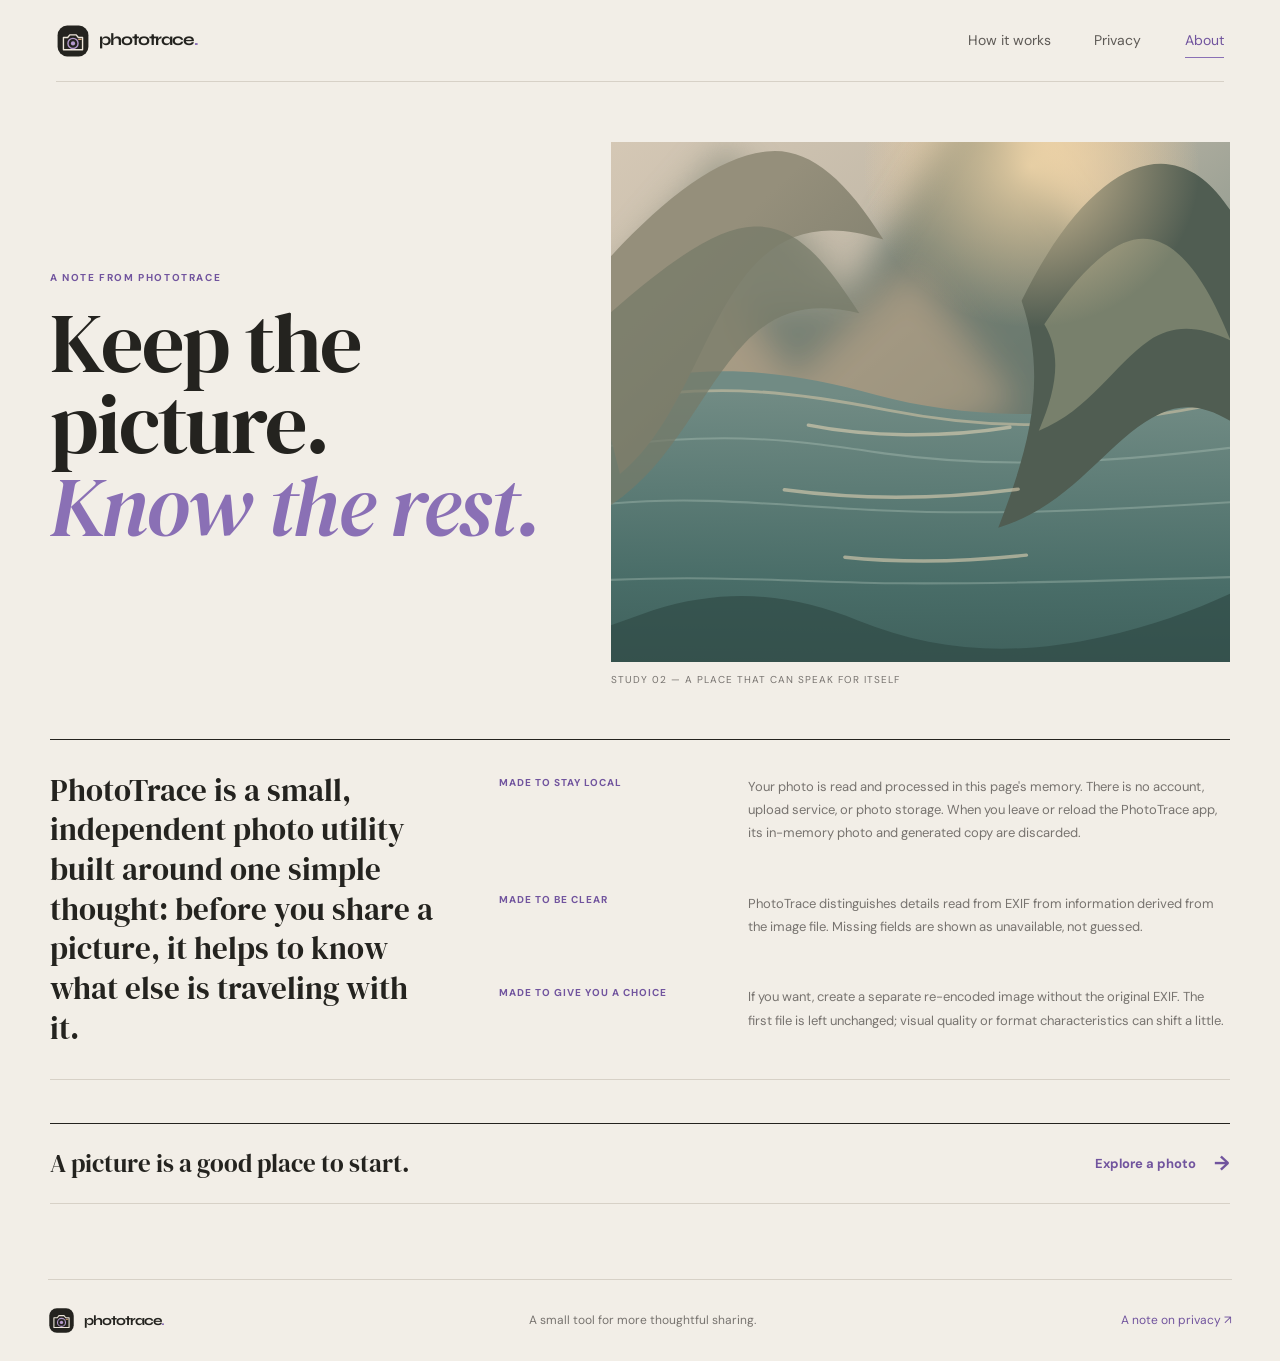
<file: about.html>
<!doctype html>
<html lang="en">
  <head>
    <meta charset="utf-8"><meta name="viewport" content="width=device-width, initial-scale=1">
    <meta name="theme-color" content="#f2eee7">
    <meta name="description" content="About PhotoTrace, a small browser-based photo metadata tool built for more thoughtful sharing.">
    <title>About — phototrace.</title>
    <link rel="icon" href="favicon.svg" type="image/svg+xml">
    <link rel="preconnect" href="https://fonts.googleapis.com"><link rel="preconnect" href="https://fonts.gstatic.com" crossorigin>
    <link href="https://fonts.googleapis.com/css2?family=DM+Sans:wght@400;500;600;700&family=DM+Serif+Display:ital@0;1&family=Syne:wght@600;700;800&display=swap" rel="stylesheet">
    <link rel="stylesheet" href="style.css">
    <script defer src="script.js"></script>
  </head>
  <body data-page="about">
    <a class="skip-link" href="#main">Skip to content</a>
    <header class="site-header">
      <a class="brand" href="index.html" aria-label="phototrace home"><img class="brand-mark" src="phototrace-mark.svg" alt="">phototrace<span>.</span></a>
      <nav class="main-nav" aria-label="Main navigation">
        <a class="nav-link" data-nav="how" href="how-it-works.html">How it works</a>
        <a class="nav-link" data-nav="privacy" href="privacy.html">Privacy</a>
        <a class="nav-link" data-nav="about" href="about.html">About</a>
      </nav>
    </header>
    <main id="main" class="journal-page story-page about-page">
      <section class="about-opening">
        <div class="about-headline">
          <p class="eyebrow">A NOTE FROM PHOTOTRACE</p>
          <h1>Keep the picture.<br><em>Know the rest.</em></h1>
        </div>
        <figure class="about-art">
          <img src="photo-study.svg" alt="An original landscape study of a quiet mountain lake in late afternoon light">
          <figcaption>STUDY 02 — A PLACE THAT CAN SPEAK FOR ITSELF</figcaption>
        </figure>
      </section>

      <section class="about-copy">
        <p class="about-lede">PhotoTrace is a small, independent photo utility built around one simple thought: before you share a picture, it helps to know what else is traveling with it.</p>
        <div class="about-detail">
          <span>MADE TO STAY LOCAL</span>
          <p>Your photo is read and processed in this page's memory. There is no account, upload service, or photo storage. When you leave or reload the PhotoTrace app, its in-memory photo and generated copy are discarded.</p>
        </div>
        <div class="about-detail">
          <span>MADE TO BE CLEAR</span>
          <p>PhotoTrace distinguishes details read from EXIF from information derived from the image file. Missing fields are shown as unavailable, not guessed.</p>
        </div>
        <div class="about-detail">
          <span>MADE TO GIVE YOU A CHOICE</span>
          <p>If you want, create a separate re-encoded image without the original EXIF. The first file is left unchanged; visual quality or format characteristics can shift a little.</p>
        </div>
      </section>

      <a class="story-cta" href="analyze.html"><span>A picture is a good place to start.</span><b>Explore a photo <span aria-hidden="true">→</span></b></a>
    </main>
    <footer class="site-footer"><a class="brand footer-brand" href="index.html"><img class="brand-mark" src="phototrace-mark.svg" alt="">phototrace<span>.</span></a><p>A small tool for more thoughtful sharing.</p><a href="privacy.html">A note on privacy ↗</a></footer>
  </body>
</html>
</file>
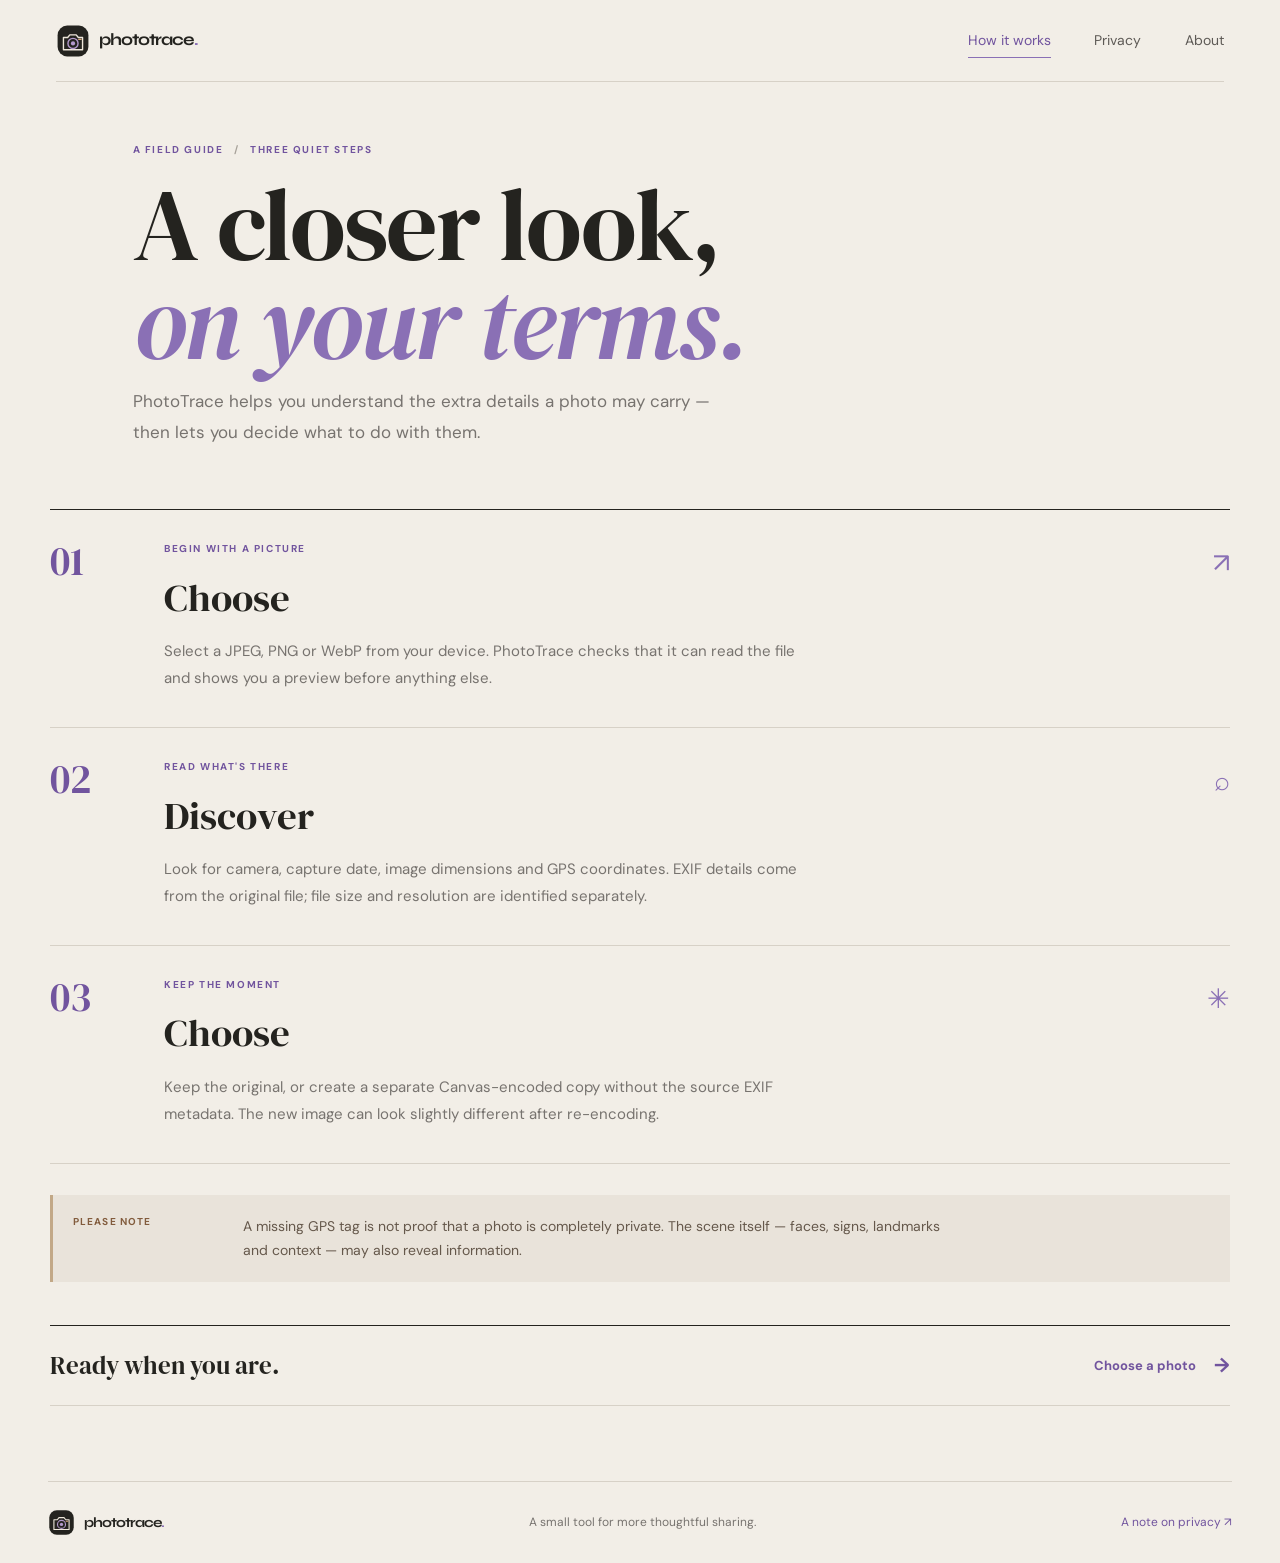
<file: how-it-works.html>
<!doctype html>
<html lang="en">
  <head>
    <meta charset="utf-8"><meta name="viewport" content="width=device-width, initial-scale=1">
    <meta name="theme-color" content="#f2eee7">
    <meta name="description" content="A simple guide to reading photo metadata and creating a cleaner copy with PhotoTrace.">
    <title>How it works — phototrace.</title>
    <link rel="icon" href="favicon.svg" type="image/svg+xml">
    <link rel="preconnect" href="https://fonts.googleapis.com"><link rel="preconnect" href="https://fonts.gstatic.com" crossorigin>
    <link href="https://fonts.googleapis.com/css2?family=DM+Sans:wght@400;500;600;700&family=DM+Serif+Display:ital@0;1&family=Syne:wght@600;700;800&display=swap" rel="stylesheet">
    <link rel="stylesheet" href="style.css">
    <script defer src="script.js"></script>
  </head>
  <body data-page="how">
    <a class="skip-link" href="#main">Skip to content</a>
    <header class="site-header">
      <a class="brand" href="index.html" aria-label="phototrace home"><img class="brand-mark" src="phototrace-mark.svg" alt="">phototrace<span>.</span></a>
      <nav class="main-nav" aria-label="Main navigation">
        <a class="nav-link" data-nav="how" href="how-it-works.html">How it works</a>
        <a class="nav-link" data-nav="privacy" href="privacy.html">Privacy</a>
        <a class="nav-link" data-nav="about" href="about.html">About</a>
      </nav>
    </header>
    <main id="main" class="journal-page story-page how-page">
      <header class="story-heading">
        <p class="eyebrow">A FIELD GUIDE <span class="step-divider">/</span> THREE QUIET STEPS</p>
        <h1>A closer look,<br><em>on your terms.</em></h1>
        <p>PhotoTrace helps you understand the extra details a photo may carry — then lets you decide what to do with them.</p>
      </header>

      <section class="story-steps" aria-label="How PhotoTrace works">
        <article class="story-step">
          <span class="story-step-number">01</span>
          <div><p class="eyebrow">BEGIN WITH A PICTURE</p><h2>Choose</h2><p>Select a JPEG, PNG or WebP from your device. PhotoTrace checks that it can read the file and shows you a preview before anything else.</p></div>
          <span class="story-step-mark" aria-hidden="true">↗</span>
        </article>
        <article class="story-step">
          <span class="story-step-number">02</span>
          <div><p class="eyebrow">READ WHAT'S THERE</p><h2>Discover</h2><p>Look for camera, capture date, image dimensions and GPS coordinates. EXIF details come from the original file; file size and resolution are identified separately.</p></div>
          <span class="story-step-mark" aria-hidden="true">⌕</span>
        </article>
        <article class="story-step">
          <span class="story-step-number">03</span>
          <div><p class="eyebrow">KEEP THE MOMENT</p><h2>Choose</h2><p>Keep the original, or create a separate Canvas-encoded copy without the source EXIF metadata. The new image can look slightly different after re-encoding.</p></div>
          <span class="story-step-mark" aria-hidden="true">✳</span>
        </article>
      </section>

      <aside class="story-note"><span>PLEASE NOTE</span><p>A missing GPS tag is not proof that a photo is completely private. The scene itself — faces, signs, landmarks and context — may also reveal information.</p></aside>
      <a class="story-cta" href="analyze.html"><span>Ready when you are.</span><b>Choose a photo <span aria-hidden="true">→</span></b></a>
    </main>
    <footer class="site-footer"><a class="brand footer-brand" href="index.html"><img class="brand-mark" src="phototrace-mark.svg" alt="">phototrace<span>.</span></a><p>A small tool for more thoughtful sharing.</p><a href="privacy.html">A note on privacy ↗</a></footer>
  </body>
</html>
</file>
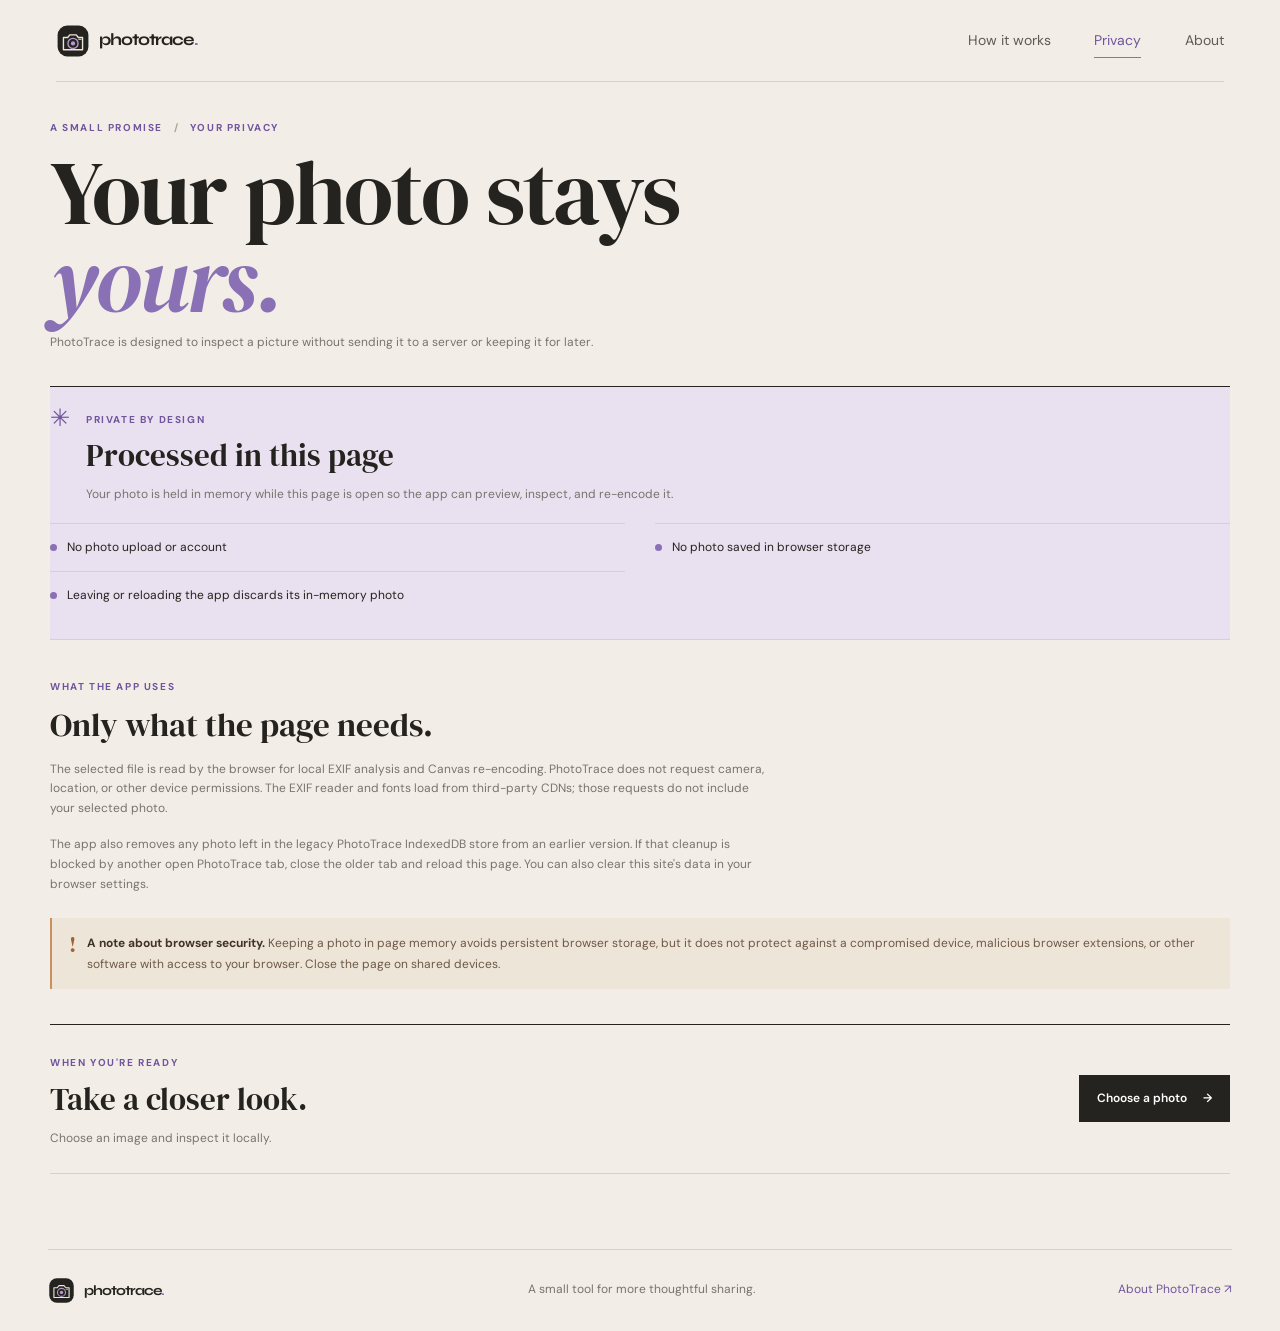
<file: privacy.html>
<!doctype html>
<html lang="en">
  <head>
    <meta charset="utf-8">
    <meta name="viewport" content="width=device-width, initial-scale=1">
    <meta name="theme-color" content="#f2eee7">
    <meta name="description" content="How PhotoTrace handles your photo and its metadata.">
    <title>Privacy — phototrace.</title>
    <link rel="icon" href="favicon.svg" type="image/svg+xml">
    <link rel="preconnect" href="https://fonts.googleapis.com">
    <link rel="preconnect" href="https://fonts.gstatic.com" crossorigin>
    <link href="https://fonts.googleapis.com/css2?family=DM+Sans:wght@400;500;600;700&family=DM+Serif+Display:ital@0;1&family=Syne:wght@600;700;800&display=swap" rel="stylesheet">
    <link rel="stylesheet" href="style.css">
  </head>
  <body data-page="privacy">
    <a class="skip-link" href="#main">Skip to content</a>
    <header class="site-header">
      <a class="brand" href="index.html" aria-label="phototrace home"><img class="brand-mark" src="phototrace-mark.svg" alt="">phototrace<span>.</span></a>
      <nav class="main-nav" aria-label="Main navigation">
        <a class="nav-link" href="how-it-works.html">How it works</a>
        <a class="nav-link" href="privacy.html" aria-current="page">Privacy</a>
        <a class="nav-link" href="about.html">About</a>
      </nav>
    </header>
    <main id="main" class="journal-page">
      <div class="page-heading editorial-heading">
        <p class="eyebrow">A SMALL PROMISE <span class="step-divider">/</span> YOUR PRIVACY</p>
        <h1>Your photo stays<br><em>yours.</em></h1>
        <p class="page-intro">PhotoTrace is designed to inspect a picture without sending it to a server or keeping it for later.</p>
      </div>
      <section class="privacy-overview">
        <div class="privacy-overview-top"><span class="privacy-large-icon" aria-hidden="true">✳</span><div><span class="eyebrow">PRIVATE BY DESIGN</span><h2>Processed in this page</h2><p>Your photo is held in memory while this page is open so the app can preview, inspect, and re-encode it.</p></div></div>
        <div class="privacy-findings">
          <div class="privacy-status clear"><span class="status-dot" aria-hidden="true"></span><span>No photo upload or account</span></div>
          <div class="privacy-status clear"><span class="status-dot" aria-hidden="true"></span><span>No photo saved in browser storage</span></div>
          <div class="privacy-status clear"><span class="status-dot" aria-hidden="true"></span><span>Leaving or reloading the app discards its in-memory photo</span></div>
        </div>
      </section>
      <section class="sensitive-section">
        <div class="detail-heading"><div><span class="eyebrow">WHAT THE APP USES</span><h2>Only what the page needs.</h2></div></div>
        <p class="section-copy">The selected file is read by the browser for local EXIF analysis and Canvas re-encoding. PhotoTrace does not request camera, location, or other device permissions. The EXIF reader and fonts load from third-party CDNs; those requests do not include your selected photo.</p>
        <p class="section-copy">The app also removes any photo left in the legacy PhotoTrace IndexedDB store from an earlier version. If that cleanup is blocked by another open PhotoTrace tab, close the older tab and reload this page. You can also clear this site's data in your browser settings.</p>
      </section>
      <aside class="privacy-caution"><span class="caution-icon" aria-hidden="true">!</span><p><b>A note about browser security.</b> Keeping a photo in page memory avoids persistent browser storage, but it does not protect against a compromised device, malicious browser extensions, or other software with access to your browser. Close the page on shared devices.</p></aside>
      <section class="privacy-actions"><div><span class="eyebrow">WHEN YOU'RE READY</span><h2>Take a closer look.</h2><p>Choose an image and inspect it locally.</p></div><a class="button button-primary" href="index.html">Choose a photo <span aria-hidden="true">→</span></a></section>
    </main>
    <footer class="site-footer"><a class="brand footer-brand" href="index.html"><img class="brand-mark" src="phototrace-mark.svg" alt="">phototrace<span>.</span></a><p>A small tool for more thoughtful sharing.</p><a href="about.html">About PhotoTrace ↗</a></footer>
  </body>
</html>
</file>
<file: style.css>
:root {
  color-scheme: light;
  --paper: #f2eee7;
  --paper-light: #faf8f3;
  --ink: #24231f;
  --muted: #77736f;
  --faint: #a7a199;
  --line: #d7d1c7;
  --lavender: #8a70b5;
  --lavender-dark: #71549e;
  --lavender-wash: #e9e1ef;
  --earth: #c2a887;
  --warning: #a96732;
  --font-body: "DM Sans", "Segoe UI", sans-serif;
  --font-display: "DM Serif Display", Georgia, serif;
  --font-brand: "Syne", "DM Sans", sans-serif;
  font-family: var(--font-body);
  font-synthesis: none;
  text-rendering: optimizeLegibility;
}

* { box-sizing: border-box; }
html { min-width: 320px; background: var(--paper); scroll-behavior: smooth; }
body { min-height: 100vh; display: flex; flex-direction: column; margin: 0; background: var(--paper); color: var(--ink); font-size: 15px; line-height: 1.65; }
button, input { font: inherit; }
button, a { -webkit-tap-highlight-color: transparent; }
a { color: inherit; text-decoration: none; }
button:focus-visible, a:focus-visible, [tabindex]:focus-visible { outline: 2px solid var(--lavender); outline-offset: 4px; }
[hidden] { display: none !important; }
h1, h2, h3, p, figure { margin-top: 0; }
h1, h2, h3 { font-family: var(--font-display); font-weight: 400; }
button { color: inherit; }

.skip-link { position: fixed; z-index: 20; top: 10px; left: 10px; padding: 9px 13px; background: var(--ink); color: white; transform: translateY(-150%); }
.skip-link:focus { transform: translateY(0); }
.site-header { width: min(1320px, calc(100% - 96px)); min-height: 76px; display: flex; align-items: center; justify-content: space-between; gap: 30px; margin: 0 auto; border-bottom: 1px solid var(--line); }
.brand { flex: 0 0 auto; display: inline-flex; align-items: center; gap: 9px; font-family: var(--font-brand); font-size: 17px; font-weight: 700; letter-spacing: -1px; }
.brand-mark { width: 34px; height: 34px; display: block; flex: 0 0 auto; }
.brand span { margin-left: -9px; color: var(--lavender); }
.main-nav { display: flex; align-items: center; gap: clamp(18px, 3.4vw, 48px); }
.nav-link { position: relative; padding: 9px 0; color: #5e5a56; font-size: 12px; transition: color .2s ease; }
.nav-link:hover, .nav-link[aria-current="page"] { color: var(--lavender-dark); }
.nav-link::after { position: absolute; right: 0; bottom: 3px; left: 0; height: 1px; background: var(--lavender); content: ""; transform: scaleX(0); transform-origin: left; transition: transform .2s ease; }
.nav-link:hover::after, .nav-link[aria-current="page"]::after { transform: scaleX(1); }
.text-button { padding: 7px 0; border: 0; border-bottom: 1px solid var(--line); background: transparent; color: var(--muted); cursor: pointer; font-size: 11px; }
.text-button:hover { border-color: var(--lavender); color: var(--lavender-dark); }
.clear-photo:disabled { opacity: .5; cursor: wait; }

.journal-hero { width: min(1320px, calc(100% - 96px)); margin: 0 auto; padding: 58px 0 0; }
.hero-copy { position: relative; z-index: 1; width: min(740px, 75%); margin-left: 7.5%; }
.issue-label { display: flex; justify-content: space-between; gap: 20px; margin-bottom: 23px; color: var(--muted); font-size: 9px; font-weight: 600; letter-spacing: 1.5px; }
.hero-copy h1 { margin: 0; font-size: clamp(72px, 9.5vw, 138px); line-height: .88; letter-spacing: -4px; }
.hero-copy h1 em, .editorial-heading h1 em { color: var(--lavender); font-weight: 400; }
.hero-subtitle { margin: 24px 0 0 2px; font-family: var(--font-display); font-size: clamp(22px, 2.4vw, 31px); }
.hero-description { max-width: 390px; margin: 13px 0 0 3px; color: var(--muted); font-size: 13px; line-height: 1.8; }
.hero-text-link { display: inline-flex; gap: 17px; align-items: center; margin: 18px 0 0 3px; color: var(--lavender-dark); font-size: 12px; font-weight: 600; }
.hero-text-link span, .chapter-link span { transition: transform .18s ease; }
.hero-text-link:hover span, .chapter-link:hover span { transform: translate(3px,-2px); }
.hero-composition { display: grid; grid-template-columns: minmax(0, 1fr) minmax(235px, .39fr); gap: clamp(38px, 8vw, 120px); align-items: start; margin: 34px 5% 0 12%; }
.hero-image-column { position: relative; min-width: 0; }
.hero-photo-stage { position: relative; height: clamp(430px, 54vw, 690px); max-height: 690px; margin: 0; background: #d8cfc0; }
.home-sample { width: 100%; height: 100%; display: block; object-fit: cover; object-position: center 43%; transition: opacity .35s ease, transform .6s cubic-bezier(.2,.7,.2,1); }
.hero-photo-stage:hover .home-sample { transform: scale(1.012); }
.photo-caption { min-height: 42px; display: flex; align-items: center; justify-content: space-between; gap: 12px; padding: 0 2px; border-bottom: 1px solid var(--line); color: var(--muted); font-size: 9px; letter-spacing: .8px; }
.photo-caption span:first-child { color: var(--lavender-dark); font-weight: 700; }
.image-side-note { position: absolute; top: 30%; left: -39px; color: var(--muted); font-size: 8px; letter-spacing: 1.3px; writing-mode: vertical-rl; transform: rotate(180deg); }
.hero-photo-stage > .selected-photo { position: absolute; z-index: 2; inset: 0 0 42px; display: block; overflow: hidden; background: var(--ink); }
.hero-photo-stage > .selected-photo > img { width: 100%; height: 100%; display: block; object-fit: contain; }
.selected-caption { position: absolute; right: 0; bottom: 0; left: 0; display: flex; align-items: center; justify-content: space-between; gap: 14px; padding: 14px 16px; background: linear-gradient(0deg,rgba(26,24,23,.9),rgba(26,24,23,.7)); color: #fff; }
.selected-info { min-width: 0; }
.selected-info b, .selected-info > span { display: block; max-width: 100%; overflow: hidden; text-overflow: ellipsis; white-space: nowrap; }
.selected-info b { font-size: 12px; }
.selected-info > span { margin-top: 2px; color: rgba(255,255,255,.7); font-size: 10px; }
.selection-actions { display: flex; flex: 0 0 auto; gap: 14px; }
.selection-actions .text-button { border-color: rgba(255,255,255,.35); color: white; }
.selection-actions .text-button:hover { border-color: white; color: white; }

.upload-note { position: relative; align-self: start; margin-top: 145px; padding: 23px 18px 20px 21px; border-top: 1px solid var(--ink); background: #e9e1ef; transition: background .2s ease; }
.upload-note::before { position: absolute; top: -1px; left: 0; width: 4px; height: 31px; background: var(--lavender); content: ""; }
.upload-index, .eyebrow { margin: 0 0 16px; color: var(--lavender-dark); font-size: 9px; font-weight: 700; letter-spacing: 1.6px; }
.upload-index span { color: var(--muted); font-weight: 500; }
.upload-note h2 { margin: 0 0 12px; font-size: clamp(28px,3vw,39px); line-height: 1.05; }
.upload-instruction { max-width: 230px; margin: 0 0 18px; color: var(--muted); font-size: 12px; line-height: 1.75; }
.choose-photo { min-height: 48px; display: flex; align-items: center; justify-content: space-between; gap: 20px; padding: 0 0 0 12px; border-top: 1px solid var(--line); border-bottom: 1px solid var(--line); cursor: pointer; font-size: 12px; font-weight: 600; transition: color .2s ease, padding .2s ease; }
.choose-photo > span:last-child { color: var(--lavender-dark); font-size: 17px; }
.choose-photo:hover, .choose-photo.is-dragging { padding-left: 17px; color: var(--lavender-dark); }
.drop-hint { margin: 8px 0 0; color: var(--faint); font-size: 10px; }
.status-message { min-height: 0; margin: 10px 0 0; color: var(--muted); font-size: 11px; line-height: 1.5; }
.status-message:empty { display: none; }
.status-message.is-error { color: #a44f43; }
.status-message.is-success { color: var(--lavender-dark); }
.button { min-height: 47px; display: inline-flex; align-items: center; justify-content: center; gap: 16px; padding: 0 17px; border: 1px solid transparent; cursor: pointer; font-size: 12px; font-weight: 600; transition: color .2s ease, background .2s ease, transform .2s ease; }
.button:hover:not(:disabled) { transform: translateY(-2px); }
.button:disabled { opacity: .4; cursor: not-allowed; }
.button-primary { background: var(--lavender-dark); color: white; }
.button-primary:hover:not(:disabled) { background: #5e418c; }
.button-secondary { border-color: var(--line); background: transparent; color: var(--ink); }
.button-secondary:hover:not(:disabled) { border-color: var(--lavender); color: var(--lavender-dark); }
.explore-button { width: 100%; justify-content: space-between; margin-top: 14px; }
.explore-button span:last-child { font-size: 17px; }
.private-note { display: flex; align-items: flex-start; gap: 8px; margin: 14px 0 0; color: var(--muted); font-size: 10px; line-height: 1.55; }
.private-note span { color: var(--lavender-dark); }
.upload-note.is-dragging { background: #ded1e9; }

.chapter-intro { width: min(1140px, calc(100% - 150px)); display: grid; grid-template-columns: 90px minmax(0,1fr) auto; align-items: start; gap: 28px; margin: 98px auto 0; padding: 30px 0 34px; border-top: 1px solid var(--ink); border-bottom: 1px solid var(--line); }
.chapter-number { margin: 3px 0 0; color: var(--lavender-dark); font-size: 12px; font-weight: 700; letter-spacing: 1px; }
.chapter-copy h2 { margin: 0 0 7px; font-size: clamp(26px,3vw,37px); line-height: 1.08; }
.chapter-copy p { max-width: 660px; margin: 0; color: var(--muted); font-size: 12px; line-height: 1.8; }
.chapter-link { display: flex; align-items: center; gap: 16px; margin-top: 6px; color: var(--lavender-dark); font-size: 11px; font-weight: 600; white-space: nowrap; }
.journal-notes { width: min(1140px, calc(100% - 150px)); display: grid; grid-template-columns: repeat(3,minmax(0,1fr)); gap: 42px; margin: 0 auto; padding: 47px 0 72px; }
.journal-notes article { position: relative; padding-left: 15px; border-left: 1px solid var(--line); }
.journal-notes article::before { position: absolute; top: 0; left: -2px; width: 3px; height: 24px; background: var(--lavender); content: ""; }
.journal-notes article > span { color: var(--faint); font-size: 8px; font-weight: 700; letter-spacing: 1.3px; }
.journal-notes h3 { margin: 10px 0 6px; font-size: 22px; }
.journal-notes p { max-width: 280px; margin: 0; color: var(--muted); font-size: 11px; line-height: 1.75; }

.site-footer { width: min(1320px, calc(100% - 96px)); min-height: 75px; display: flex; align-items: center; justify-content: space-between; gap: 20px; margin: auto auto 0; border-top: 1px solid var(--line); color: var(--muted); font-size: 10px; }
.site-footer p { margin: 0; }
.site-footer > a:last-child { color: var(--lavender-dark); }
.footer-brand { color: var(--ink) !important; font-size: 14px; }
.footer-brand .brand-mark { width: 27px; height: 27px; }

.visually-hidden { position: absolute; width: 1px; height: 1px; padding: 0; overflow: hidden; clip: rect(0,0,0,0); white-space: nowrap; clip-path: inset(50%); }
.journal-page { width: min(1180px, calc(100% - 96px)); flex: 1; margin: 0 auto; padding: 38px 0 75px; }
.editorial-heading { position: relative; margin-bottom: 32px; }
.back-link { display: inline-block; margin-bottom: 27px; color: var(--muted); font-size: 11px; }
.back-link:hover { color: var(--lavender-dark); }
.back-link span { padding-left: 5px; }
.editorial-heading .eyebrow { margin-bottom: 12px; }
.step-divider { padding: 0 7px; color: var(--faint); }
.editorial-heading h1 { max-width: 850px; margin: 0 0 8px; font-size: clamp(54px,7vw,91px); line-height: .98; letter-spacing: -2px; }
.page-intro { max-width: 670px; margin: 0; color: var(--muted); font-size: 13px; line-height: 1.8; }
.tool-subnav { display: flex; gap: 25px; margin: 0 0 27px; border-bottom: 1px solid var(--line); }
.tool-subnav a { position: relative; padding: 0 0 11px; color: var(--muted); font-size: 10px; }
.tool-subnav a:hover, .tool-subnav a.is-current { color: var(--lavender-dark); }
.tool-subnav a.is-current::after { position: absolute; right: 0; bottom: -1px; left: 0; height: 2px; background: var(--lavender); content: ""; }

.analysis-layout { display: grid; grid-template-columns: minmax(0,1.35fr) minmax(280px,.65fr); align-items: start; gap: clamp(32px,6vw,82px); }
.analysis-image-card { min-width: 0; margin: 0; }
.analysis-image-wrap { position: relative; min-height: 540px; display: grid; place-items: center; overflow: hidden; background: #e2dacf; }
.analysis-image-wrap > img { width: 100%; height: 100%; min-height: inherit; position: absolute; inset: 0; object-fit: contain; }
.analysis-empty { position: relative; z-index: 1; display: grid; justify-items: center; gap: 8px; color: var(--muted); font-size: 12px; }
.analysis-empty > span { color: var(--lavender-dark); font-size: 38px; }
.analysis-empty b { color: var(--ink); font-family: var(--font-display); font-size: 24px; font-weight: 400; }
.analysis-empty a, .map-link { color: var(--lavender-dark); font-size: 11px; }
.analysis-image-badge { position: absolute; bottom: 13px; left: 14px; z-index: 1; padding: 5px 8px; background: rgba(242,238,231,.92); color: var(--ink); font-size: 8px; font-weight: 700; letter-spacing: 1px; }
.image-note { position: absolute; z-index: 2; top: 16px; display: inline-flex; align-items: center; padding: 7px 9px; background: var(--paper-light); color: var(--ink); font-size: 9px; font-weight: 600; }
.image-note-gps { right: 16px; }
.image-note-camera { right: 16px; top: 52px; }
.analysis-image-card figcaption { display: flex; justify-content: space-between; gap: 20px; padding: 12px 0; border-bottom: 1px solid var(--line); }
.analysis-image-card figcaption b, .analysis-image-card figcaption small { display: block; }
.analysis-image-card figcaption b { max-width: min(60vw,500px); overflow: hidden; font-size: 11px; text-overflow: ellipsis; white-space: nowrap; }
.analysis-image-card figcaption small { margin-top: 2px; color: var(--muted); font-size: 9px; }
.analysis-data { min-width: 0; }
.analysis-data-heading { display: flex; align-items: center; justify-content: space-between; gap: 12px; padding: 2px 0 15px; }
.analysis-data-heading .eyebrow { margin: 0; }
.source-badge { color: var(--muted); font-size: 9px; }
.metadata-chapter { padding: 14px 0 16px; border-top: 1px solid var(--line); }
.metadata-chapter h2 { margin: 0 0 8px; color: var(--lavender-dark); font-family: var(--font-body); font-size: 9px; font-weight: 700; letter-spacing: 1.2px; text-transform: uppercase; }
.metadata-chapter dl { margin: 0; }
.metadata-chapter dl > div { display: grid; grid-template-columns: minmax(78px,.8fr) minmax(0,1.2fr); gap: 8px; padding: 4px 0; }
.metadata-chapter dt { color: var(--muted); font-size: 10px; }
.metadata-chapter dd { min-width: 0; margin: 0; overflow-wrap: anywhere; font-size: 10px; font-weight: 600; text-align: right; }
.metadata-chapter .map-link { display: inline-block; margin-top: 6px; }
.loading-indicator { display: flex; align-items: center; gap: 9px; margin: 10px 0; color: var(--muted); font-size: 10px; }
.loading-spinner { width: 14px; height: 14px; border: 1.5px solid var(--line); border-top-color: var(--lavender); border-radius: 50%; animation: spin .75s linear infinite; }
@keyframes spin { to { transform: rotate(360deg); } }
.notice { margin: 12px 0 0; color: var(--muted); font-size: 10px; line-height: 1.7; }
.notice.is-error { color: #a44f43; }
.observation-strip { display: grid; grid-template-columns: 145px minmax(0,1fr) auto; align-items: center; gap: 20px; margin-top: 33px; padding: 17px 18px; border-left: 3px solid var(--lavender); background: #e9e3da; }
.observation-strip > span { color: var(--lavender-dark); font-size: 8px; font-weight: 700; letter-spacing: 1.2px; }
.observation-strip p { margin: 0; font-family: var(--font-display); font-size: 18px; line-height: 1.35; }
.observation-strip a { color: var(--lavender-dark); font-size: 10px; white-space: nowrap; }
.all-metadata { margin-top: 24px; border-bottom: 1px solid var(--line); }
.all-metadata summary { padding: 12px 0; color: var(--lavender-dark); cursor: pointer; font-size: 10px; }
.metadata-grid { display: grid; grid-template-columns: repeat(2,minmax(0,1fr)); column-gap: 48px; margin: 0 0 15px; }
.metadata-row { min-width: 0; display: flex; justify-content: space-between; gap: 12px; padding: 10px 0; border-top: 1px solid var(--line); }
.metadata-row dt, .metadata-row dd { font-size: 10px; }
.metadata-row dt { color: var(--muted); }
.metadata-row dd { min-width: 0; margin: 0; overflow-wrap: anywhere; font-weight: 600; text-align: right; }
.metadata-row dd .derived-tag { display: block; color: var(--faint); font-size: 8px; font-weight: 400; }
.empty-state { grid-column: 1/-1; padding: 15px 0; color: var(--muted); font-size: 10px; }
.clean-invitation { display: flex; align-items: center; justify-content: space-between; gap: 28px; margin-top: 49px; padding: 28px 0; border-top: 1px solid var(--ink); border-bottom: 1px solid var(--line); }
.clean-invitation .eyebrow { margin-bottom: 8px; }
.clean-invitation h2 { margin: 0 0 4px; font-size: 35px; }
.clean-invitation p:last-child { max-width: 500px; margin: 0; color: var(--muted); font-size: 11px; }

.upload-layout { display: grid; grid-template-columns: minmax(0,1.25fr) minmax(230px,.65fr); align-items: stretch; gap: clamp(35px,8vw,110px); }
.upload-panel { min-width: 0; }
.dropzone { min-height: 300px; display: flex; flex-direction: column; align-items: flex-start; justify-content: center; padding: 35px; border-top: 1px solid var(--ink); border-bottom: 1px solid var(--line); background: rgba(255,255,255,.25); cursor: pointer; transition: background .2s ease, padding .2s ease; }
.dropzone:hover, .dropzone.is-dragging { padding-left: 44px; background: var(--lavender-wash); }
.drop-title { font-family: var(--font-display); font-size: clamp(26px,4vw,43px); }
.drop-copy { margin-top: 7px; color: var(--muted); font-size: 12px; }
.drop-copy b { color: var(--lavender-dark); font-weight: 600; }
.drop-hint { margin-top: 23px; color: var(--faint); font-size: 9px; letter-spacing: 1.2px; }
.upload-selected { display: flex; align-items: center; gap: 13px; margin-top: 14px; padding: 10px; background: #e8e2d9; }
.upload-selected > img { width: 68px; height: 68px; flex: 0 0 auto; object-fit: cover; background: #d8d1c7; }
.upload-selected .selected-info { min-width: 0; flex: 1; }
.upload-selected .selected-info b, .upload-selected .selected-info > span:not(.selection-actions) { display: block; overflow: hidden; text-overflow: ellipsis; white-space: nowrap; }
.upload-selected .selected-info b { font-size: 11px; }
.upload-selected .selected-info > span:not(.selection-actions) { color: var(--muted); font-size: 9px; }
.upload-selected .selection-actions { margin-top: 5px; }
.upload-selected .selection-actions .text-button { margin-right: 13px; font-size: 9px; }
.continue-button { width: 100%; justify-content: space-between; margin-top: 14px; }
.upload-aside { align-self: center; padding: 25px 0 25px 20px; border-left: 1px solid var(--line); }
.upload-aside .upload-index { margin-bottom: 13px; }
.upload-aside h2 { margin: 0 0 10px; font-size: 39px; line-height: 1; }
.upload-aside > p:not(.upload-index) { color: var(--muted); font-size: 12px; line-height: 1.8; }
.upload-aside .format-note { margin: 21px 0 0; padding-top: 14px; border-top: 1px solid var(--line); font-size: 10px; }
.upload-footnote { display: flex; justify-content: space-between; gap: 20px; margin: 44px 0 0; padding-top: 14px; border-top: 1px solid var(--line); color: var(--muted); font-size: 9px; }
.upload-footnote span:first-child { color: var(--lavender-dark); font-weight: 700; letter-spacing: 1px; }

.page-file-bar { display: flex; align-items: center; gap: 12px; margin: 0 0 22px; padding: 9px 0; border-top: 1px solid var(--line); border-bottom: 1px solid var(--line); }
.page-file-bar > img { width: 50px; height: 50px; object-fit: cover; background: #ded8ce; }
.page-file-bar > span:nth-child(2) { min-width: 0; flex: 1; }
.page-file-bar small, .page-file-bar b { display: block; }
.page-file-bar small { color: var(--lavender-dark); font-size: 8px; font-weight: 700; letter-spacing: 1px; }
.page-file-bar b { overflow: hidden; font-size: 11px; text-overflow: ellipsis; white-space: nowrap; }
.page-file-size { color: var(--muted); font-size: 9px; }

.privacy-overview { padding: 19px 0 20px; border-top: 1px solid var(--ink); border-bottom: 1px solid var(--line); }
.privacy-overview-top { display: flex; align-items: flex-start; gap: 16px; margin-bottom: 19px; }
.privacy-large-icon { color: var(--lavender-dark); font-size: 24px; line-height: 1; }
.privacy-overview-top .eyebrow { margin-bottom: 5px; }
.privacy-overview-top h2 { margin: 0 0 3px; font-size: 31px; }
.privacy-overview-top p:last-child { margin: 0; color: var(--muted); font-size: 11px; }
.privacy-findings { display: grid; grid-template-columns: repeat(2,minmax(0,1fr)); gap: 0 30px; }
.privacy-status { min-height: 48px; display: flex; align-items: center; gap: 10px; border-top: 1px solid var(--line); font-size: 10px; }
.status-dot { width: 7px; height: 7px; flex: 0 0 auto; border-radius: 50%; background: #aaa39a; }
.privacy-status.found .status-dot { background: #b87940; }
.privacy-status.clear .status-dot { background: var(--lavender); }
.privacy-status.unknown .status-dot { background: #89847f; }
.sensitive-section { margin-top: 33px; }
.sensitive-section .detail-heading { display: flex; justify-content: space-between; gap: 20px; }
.detail-heading .eyebrow { margin-bottom: 5px; }
.detail-heading h2 { margin: 0; font-size: 33px; }
.section-copy { max-width: 720px; margin: 7px 0 16px; color: var(--muted); font-size: 11px; }
.sensitive-tags { display: flex; flex-wrap: wrap; gap: 7px 14px; }
.sensitive-tag { padding: 5px 0; border-bottom: 1px solid var(--line); color: #6d553c; font-size: 10px; }
.sensitive-empty { color: var(--muted); font-size: 10px; }
.privacy-caution { display: flex; align-items: flex-start; gap: 11px; margin-top: 24px; padding: 15px 17px; border-left: 2px solid #c69360; background: #eee5d9; }
.caution-icon { color: #9e6233; font-family: var(--font-display); font-size: 22px; line-height: 1; }
.privacy-caution p { margin: 0; color: #6d5845; font-size: 10px; line-height: 1.7; }
.privacy-caution b { color: #423328; }
.privacy-actions { display: flex; align-items: center; justify-content: space-between; gap: 25px; margin-top: 35px; padding: 24px 0; border-top: 1px solid var(--ink); border-bottom: 1px solid var(--line); }
.privacy-actions .eyebrow { margin-bottom: 6px; }
.privacy-actions h2 { margin: 0 0 4px; font-size: 31px; }
.privacy-actions p:last-child { margin: 0; color: var(--muted); font-size: 11px; }
.privacy-actions .button { flex: 0 0 auto; }

.clean-action { display: flex; align-items: center; justify-content: space-between; gap: 35px; padding: 23px 0 29px; border-top: 1px solid var(--ink); border-bottom: 1px solid var(--line); }
.clean-action .eyebrow { margin-bottom: 12px; }
.clean-action h2 { margin: 0 0 9px; font-size: clamp(34px,4.7vw,58px); line-height: 1; }
.clean-action > div > p:last-child { max-width: 550px; margin: 0; color: var(--muted); font-size: 11px; line-height: 1.75; }
.clean-action .button { flex: 0 0 auto; }
.clean-result { min-height: 0; margin: 11px 0 0; color: var(--lavender-dark); font-size: 10px; }
.clean-result:empty { display: none; }
.clean-result.is-error { color: #a44f43; }
.comparison-large { display: grid; grid-template-columns: minmax(0,1fr) 65px minmax(0,1fr); align-items: center; gap: 20px; margin-top: 32px; }
.comparison-heading { grid-column: 1/-1; display: grid; grid-template-columns: minmax(0,1fr) 65px minmax(0,1fr); gap: 20px; color: var(--lavender-dark); font-size: 8px; font-weight: 700; letter-spacing: 1.4px; }
.comparison-heading span:first-child { grid-column: 1; }
.comparison-heading span:last-child { grid-column: 3; }
.comparison-frame { min-width: 0; margin: 0; }
.comparison-image-wrap { position: relative; height: clamp(250px,34vw,420px); display: grid; place-items: center; overflow: hidden; background: #e4ded5; }
.comparison-image-wrap img { width: 100%; height: 100%; object-fit: contain; }
.clean-image-wrap { background: #e6e1ea; }
.image-label { position: absolute; top: 10px; left: 11px; padding: 5px 7px; background: rgba(250,248,243,.92); color: var(--ink); font-size: 7px; font-weight: 700; letter-spacing: 1px; }
.comparison-empty { position: absolute; inset: 0; display: grid; place-items: center; padding: 20px; color: var(--muted); font-size: 10px; text-align: center; }
.comparison-image-wrap img:not([hidden]) ~ .comparison-empty { display: none; }
.comparison-frame figcaption { display: flex; justify-content: space-between; gap: 10px; padding: 9px 0; border-bottom: 1px solid var(--line); }
.comparison-frame figcaption b { font-size: 10px; }
.comparison-frame figcaption span { color: var(--muted); font-size: 9px; text-align: right; }
.comparison-middle { display: grid; justify-items: center; gap: 4px; color: var(--faint); font-size: 7px; letter-spacing: .8px; }
.comparison-arrow-large { color: var(--lavender-dark); font-size: 20px; }
.download-row { grid-column: 1/-1; display: flex; align-items: center; justify-content: space-between; gap: 20px; padding-top: 8px; }
.download-row p { margin: 0; color: var(--muted); font-size: 10px; }
.clean-assurance { margin: 25px 0 0; color: var(--muted); font-size: 10px; }
.clean-assurance span { padding-right: 6px; color: var(--lavender-dark); }

.toast { position: fixed; z-index: 30; right: 22px; bottom: 22px; max-width: min(390px,calc(100vw - 32px)); padding: 12px 16px; border: 1px solid var(--line); background: var(--paper-light); color: var(--ink); font-size: 11px; opacity: 0; transform: translateY(8px); transition: opacity .2s ease, transform .2s ease; }
.toast.is-visible { opacity: 1; transform: translateY(0); }
.toast-error { border-color: #c99d8e; color: #873e34; }

@media (min-width: 1500px) {
  .hero-copy h1 { font-size: 145px; }
}
@media (max-width: 1000px) {
  .site-header, .journal-hero, .site-footer { width: calc(100% - 56px); }
  .hero-copy { width: 80%; margin-left: 3%; }
  .hero-composition { grid-template-columns: minmax(0,1fr) minmax(205px,.45fr); gap: 42px; margin-right: 2%; margin-left: 8%; }
  .hero-photo-stage { height: clamp(430px,61vw,620px); }
  .upload-note { margin-top: 100px; }
  .journal-page { width: calc(100% - 56px); }
  .analysis-layout { grid-template-columns: minmax(0,1.15fr) minmax(270px,.85fr); gap: 36px; }
  .analysis-image-wrap { min-height: 470px; }
}
@media (max-width: 720px) {
  .site-header, .journal-hero, .site-footer { width: calc(100% - 36px); }
  .site-header { min-height: 65px; gap: 14px; }
  .brand { font-size: 17px; }
  .main-nav { gap: clamp(10px,4vw,25px); }
  .nav-link { font-size: 10px; }
  .journal-hero { padding-top: 39px; }
  .hero-copy { width: 100%; margin-left: 0; }
  .issue-label { margin-bottom: 20px; font-size: 8px; }
  .hero-copy h1 { font-size: clamp(68px,13vw,100px); letter-spacing: -2.5px; }
  .hero-subtitle { margin-top: 18px; font-size: 23px; }
  .hero-description { max-width: 440px; font-size: 12px; }
  .hero-text-link { margin-top: 12px; }
  .hero-composition { grid-template-columns: minmax(0,1fr) minmax(190px,.72fr); gap: 25px; margin: 27px 0 0 4%; }
  .hero-photo-stage { height: clamp(390px,78vw,560px); }
  .upload-note { margin-top: 74px; padding-left: 14px; }
  .upload-note h2 { font-size: 29px; }
  .chapter-intro, .journal-notes { width: calc(100% - 58px); }
  .chapter-intro { grid-template-columns: 54px minmax(0,1fr); gap: 13px; margin-top: 68px; }
  .chapter-link { grid-column: 2; margin-top: 2px; }
  .journal-notes { gap: 20px; padding: 36px 0 54px; }
  .journal-notes article { padding-left: 10px; }
  .journal-notes h3 { font-size: 19px; }
  .journal-notes p { font-size: 10px; }
  .journal-page { width: calc(100% - 42px); padding-top: 27px; }
  .editorial-heading h1 { font-size: clamp(54px,10vw,76px); }
  .analysis-layout { grid-template-columns: minmax(0,1fr) minmax(240px,.72fr); gap: 25px; }
  .analysis-image-wrap { min-height: 390px; }
  .observation-strip { grid-template-columns: 105px minmax(0,1fr); gap: 12px; }
  .observation-strip a { grid-column: 2; }
  .comparison-large, .comparison-heading { grid-template-columns: minmax(0,1fr) 45px minmax(0,1fr); gap: 12px; }
}
@media (max-width: 540px) {
  body { font-size: 14px; }
  .site-header, .journal-hero, .site-footer { width: calc(100% - 30px); }
  .site-header { min-height: 60px; gap: 8px; }
  .brand { font-size: 16px; }
  .main-nav { gap: 12px; }
  .nav-link { padding: 7px 0; font-size: 9px; }
  .journal-hero { padding-top: 32px; }
  .issue-label { gap: 8px; font-size: 7px; letter-spacing: 1px; }
  .hero-copy h1 { font-size: clamp(59px,15vw,80px); line-height: .9; }
  .hero-subtitle { margin-top: 15px; font-size: 21px; }
  .hero-description { max-width: 330px; font-size: 11px; }
  .hero-composition { grid-template-columns: minmax(0,1fr); gap: 0; margin: 25px 0 0; }
  .hero-photo-stage { height: min(112vw,510px); }
  .photo-caption { min-height: 37px; gap: 5px; font-size: 7px; letter-spacing: .3px; }
  .image-side-note { display: none; }
  .upload-note { margin: 29px 0 0 12%; padding: 18px 13px 15px 15px; }
  .upload-index, .eyebrow { margin-bottom: 10px; font-size: 8px; }
  .upload-note h2 { font-size: 31px; }
  .upload-instruction { max-width: 300px; margin-bottom: 12px; font-size: 11px; }
  .choose-photo { min-height: 45px; }
  .drop-hint { margin-top: 5px; }
  .private-note { margin-top: 10px; }
  .chapter-intro, .journal-notes { width: calc(100% - 38px); }
  .chapter-intro { grid-template-columns: 42px minmax(0,1fr); gap: 10px; margin-top: 52px; padding: 22px 0; }
  .chapter-number { font-size: 10px; }
  .chapter-copy h2 { font-size: 27px; }
  .chapter-copy p { font-size: 10px; }
  .journal-notes { grid-template-columns: 1fr; gap: 22px; padding: 29px 0 43px; }
  .journal-notes article { min-height: 90px; }
  .journal-notes h3 { margin: 6px 0 3px; font-size: 20px; }
  .journal-notes p { max-width: 350px; }
  .site-footer { min-height: 66px; flex-wrap: wrap; justify-content: space-between; gap: 3px 12px; padding: 11px 0; font-size: 9px; }
  .footer-brand { font-size: 13px; }
  .site-footer p { order: 3; flex-basis: 100%; }
  .journal-page { width: calc(100% - 34px); padding-top: 21px; padding-bottom: 48px; }
  .back-link { margin-bottom: 18px; font-size: 10px; }
  .editorial-heading { margin-bottom: 25px; }
  .editorial-heading h1 { font-size: clamp(48px,12vw,64px); letter-spacing: -1px; }
  .page-intro { font-size: 11px; }
  .tool-subnav { gap: 17px; margin-bottom: 20px; }
  .tool-subnav a { font-size: 9px; }
  .analysis-layout { grid-template-columns: minmax(0,1fr); gap: 18px; }
  .analysis-image-wrap { min-height: 360px; }
  .analysis-data-heading { padding-top: 8px; }
  .metadata-chapter { padding: 12px 0; }
  .metadata-chapter dl > div { grid-template-columns: minmax(100px,.8fr) minmax(0,1.2fr); }
  .observation-strip { grid-template-columns: 1fr; gap: 6px; padding: 13px 14px; }
  .observation-strip p { font-size: 17px; }
  .observation-strip a { grid-column: 1; }
  .metadata-grid { grid-template-columns: 1fr; }
  .clean-invitation, .privacy-actions, .clean-action { align-items: flex-start; flex-direction: column; gap: 17px; }
  .clean-invitation { margin-top: 34px; padding: 23px 0; }
  .clean-invitation h2, .privacy-actions h2 { font-size: 28px; }
  .upload-layout { grid-template-columns: minmax(0,1fr); gap: 25px; }
  .dropzone { min-height: 235px; padding: 22px; }
  .drop-title { font-size: 29px; }
  .upload-aside { padding: 16px 0 0; border-top: 1px solid var(--line); border-left: 0; }
  .upload-aside h2 { font-size: 32px; }
  .upload-footnote { flex-direction: column; gap: 4px; margin-top: 27px; }
  .privacy-overview-top h2 { font-size: 25px; }
  .privacy-findings { grid-template-columns: 1fr; }
  .privacy-status { min-height: 42px; }
  .detail-heading h2 { font-size: 27px; }
  .privacy-actions { padding: 21px 0; }
  .clean-action { padding: 19px 0 22px; }
  .clean-action h2 { font-size: 39px; }
  .comparison-large { grid-template-columns: minmax(0,1fr) 28px minmax(0,1fr); gap: 6px; margin-top: 26px; }
  .comparison-heading { grid-template-columns: minmax(0,1fr) 28px minmax(0,1fr); gap: 6px; }
  .comparison-image-wrap { height: clamp(205px,65vw,310px); }
  .comparison-frame figcaption { flex-direction: column; gap: 2px; }
  .comparison-frame figcaption span { text-align: left; }
  .comparison-arrow-large { font-size: 15px; }
  .comparison-middle { font-size: 6px; }
  .download-row { align-items: flex-start; flex-direction: column; gap: 12px; }
}
@media (prefers-reduced-motion: reduce) {
  *, *::before, *::after { scroll-behavior: auto !important; animation-duration: .01ms !important; animation-iteration-count: 1 !important; transition-duration: .01ms !important; }
}

.story-heading { max-width: 900px; margin: 22px 0 62px 7%; }
.story-heading h1, .about-headline h1 { margin: 0 0 15px; font-size: clamp(62px,8vw,104px); line-height: .96; letter-spacing: -2px; }
.story-heading h1 em, .about-headline h1 em { color: var(--lavender); font-weight: 400; }
.story-heading > p:last-child { max-width: 590px; margin: 0; color: var(--muted); font-size: 17px; line-height: 1.8; }
.story-steps { border-top: 1px solid var(--ink); }
.story-step { display: grid; grid-template-columns: 90px minmax(0,1fr) 55px; gap: 24px; align-items: start; padding: 31px 0 35px; border-bottom: 1px solid var(--line); }
.story-step-number { color: var(--lavender-dark); font-family: var(--font-display); font-size: 40px; line-height: 1; }
.story-step .eyebrow { margin-bottom: 8px; }
.story-step h2 { margin: 0 0 8px; font-size: 39px; }
.story-step > div > p:last-child { max-width: 650px; margin: 0; color: var(--muted); font-size: 15px; line-height: 1.8; }
.story-step-mark { justify-self: end; color: var(--lavender); font-size: 27px; }
.story-note { display: grid; grid-template-columns: 150px minmax(0,1fr); gap: 20px; margin-top: 31px; padding: 19px 20px; border-left: 3px solid var(--earth); background: #e9e3da; }
.story-note span { color: #825c3d; font-size: 11px; font-weight: 700; letter-spacing: 1.1px; }
.story-note p { max-width: 720px; margin: 0; color: #65584b; font-size: 14px; line-height: 1.75; }
.story-cta { display: flex; align-items: center; justify-content: space-between; gap: 20px; margin-top: 43px; padding: 19px 0; border-top: 1px solid var(--ink); border-bottom: 1px solid var(--line); }
.story-cta > span { font-family: var(--font-display); font-size: 25px; }
.story-cta b { display: flex; align-items: center; gap: 18px; color: var(--lavender-dark); font-size: 13px; }
.story-cta b span { font-size: 20px; transition: transform .2s ease; }
.story-cta:hover b span { transform: translateX(4px); }

.about-opening { display: grid; grid-template-columns: minmax(0,.9fr) minmax(0,1.1fr); align-items: center; gap: 55px; margin: 22px 0 50px; }
.about-headline h1 { font-size: clamp(55px,6.6vw,86px); }
.about-art { margin: 0; }
.about-art img { width: 100%; max-height: 520px; display: block; object-fit: cover; }
.about-art figcaption { padding-top: 10px; color: var(--muted); font-size: 10px; letter-spacing: 1px; }
.about-copy { display: grid; grid-template-columns: minmax(180px,.7fr) minmax(0,1.3fr); gap: 27px 55px; padding: 31px 0; border-top: 1px solid var(--ink); border-bottom: 1px solid var(--line); }
.about-lede { grid-row: span 3; margin: 0; font-family: var(--font-display); font-size: 31px; line-height: 1.28; }
.about-detail { display: grid; grid-template-columns: minmax(150px,.48fr) minmax(0,1fr); gap: 18px; padding-top: 4px; }
.about-detail > span { color: var(--lavender-dark); font-size: 10px; font-weight: 700; letter-spacing: 1px; }
.about-detail p { margin: 0; color: var(--muted); font-size: 13px; line-height: 1.8; }

/* Keep editorial labels legible without competing with the page headings. */
.nav-link, .text-button { font-size: 13px; }
.issue-label { font-size: 11px; }
.hero-description, .upload-instruction, .chapter-copy p, .journal-notes p { font-size: 14px; }
.hero-text-link, .chapter-link { font-size: 13px; }
.photo-caption { font-size: 11px; }
.image-side-note, .journal-notes article > span, .upload-index, .eyebrow,
.analysis-image-badge, .image-note, .analysis-data-heading .source-badge,
.metadata-chapter h2, .privacy-overview .eyebrow, .detail-heading .eyebrow,
.story-note span, .about-art figcaption { font-size: 10px; }
.upload-instruction, .drop-hint, .private-note, .status-message, .site-footer,
.back-link, .page-intro, .tool-subnav a, .source-badge,
.analysis-image-card figcaption small, .analysis-image-card figcaption b,
.metadata-chapter dt, .metadata-chapter dd, .loading-indicator, .notice,
.observation-strip > span, .observation-strip a, .all-metadata summary,
.metadata-row dt, .metadata-row dd, .metadata-row dd .derived-tag,
.clean-invitation p:last-child, .drop-copy, .upload-aside .format-note,
.upload-footnote, .upload-selected .selected-info b,
.upload-selected .selected-info > span:not(.selection-actions),
.privacy-overview-top p:last-child, .privacy-status, .section-copy,
.sensitive-tag, .sensitive-empty, .privacy-caution p,
.privacy-actions p:last-child, .clean-action > div > p:last-child,
.clean-result, .comparison-heading, .image-label,
.comparison-empty, .comparison-frame figcaption b,
.comparison-frame figcaption span, .comparison-middle,
.download-row p, .clean-assurance, .toast { font-size: 12px; }
.nav-link { font-size: 14px; }
.tool-subnav a { font-size: 13px; }
.analysis-image-card figcaption b, .analysis-image-card figcaption small,
.metadata-chapter dt, .metadata-chapter dd { font-size: 13px; }
.metadata-chapter h2 { font-size: 11px; }
.metadata-row dt, .metadata-row dd { font-size: 13px; }
.comparison-heading, .image-label, .comparison-middle { font-size: 10px; }

@media (max-width: 720px) {
  .story-heading { margin: 17px 0 39px; }
  .story-heading h1, .about-headline h1 { font-size: clamp(55px,11vw,78px); }
  .story-heading > p:last-child { font-size: 15px; }
  .story-step { grid-template-columns: 57px minmax(0,1fr) 26px; gap: 13px; padding: 24px 0; }
  .story-step-number { font-size: 31px; }
  .story-step h2 { font-size: 32px; }
  .story-step > div > p:last-child { font-size: 14px; }
  .story-note { grid-template-columns: 1fr; gap: 7px; }
  .about-opening { grid-template-columns: minmax(0,1fr) minmax(0,.9fr); gap: 22px; }
  .about-copy { grid-template-columns: minmax(135px,.7fr) minmax(0,1.3fr); gap: 22px; }
  .about-lede { font-size: 26px; }
  .about-detail { grid-template-columns: 1fr; gap: 4px; }
}
@media (max-width: 540px) {
  .nav-link { font-size: 12px; }
  .issue-label, .photo-caption { font-size: 10px; }
  .story-heading { margin: 12px 0 32px; }
  .story-heading h1, .about-headline h1 { font-size: clamp(48px,12vw,64px); }
  .story-heading > p:last-child { font-size: 14px; }
  .story-step { grid-template-columns: 42px minmax(0,1fr); gap: 10px; padding: 21px 0; }
  .story-step-number { font-size: 25px; }
  .story-step h2 { font-size: 28px; }
  .story-step > div > p:last-child { font-size: 13px; }
  .story-step .eyebrow { font-size: 10px; }
  .story-step-mark { display: none; }
  .story-note { padding: 14px; }
  .story-note span, .story-note p { font-size: 12px; }
  .story-cta { align-items: flex-start; flex-direction: column; gap: 7px; }
  .story-cta > span { font-size: 22px; }
  .about-opening { grid-template-columns: minmax(0,1fr); gap: 21px; margin-top: 10px; }
  .about-headline h1 { font-size: 52px; }
  .about-art img { max-height: 390px; }
  .about-art figcaption { font-size: 10px; }
  .about-copy { grid-template-columns: minmax(0,1fr); gap: 20px; padding: 22px 0; }
  .about-lede { grid-row: auto; font-size: 26px; }
  .about-detail { grid-template-columns: minmax(120px,.6fr) minmax(0,1.4fr); gap: 12px; }
  .about-detail > span { font-size: 10px; }
  .about-detail p { font-size: 12px; }
  .site-footer, .site-footer p, .site-footer > a:last-child { font-size: 11px; }
}


/* PhotoTrace refresh: an image-led, asymmetric editorial homepage */
@media (min-width: 901px) {
  .site-header { width: min(1240px, calc(100% - 112px)); min-height: 82px; }
  .journal-hero {
    width: min(1240px, calc(100% - 112px));
    display: grid;
    grid-template-columns: minmax(330px, .82fr) minmax(0, 1.18fr);
    align-items: center;
    gap: clamp(38px, 5vw, 76px);
    padding: 54px 0 0;
  }
  .hero-copy { width: auto; margin: 0; padding: 0 0 28px 2%; }
  .issue-label { align-items: center; flex-wrap: wrap; margin-bottom: 27px; font-size: 10px; }
  .hero-copy h1 { font-size: clamp(70px, 7.4vw, 106px); letter-spacing: -3.5px; }
  .hero-subtitle { max-width: 360px; margin-top: 24px; font-size: 27px; line-height: 1.2; }
  .hero-description { max-width: 330px; margin-top: 14px; font-size: 14px; }
  .hero-text-link { margin-top: 26px; }
  .hero-composition { position: relative; display: block; margin: 0 3% 0 0; }
  .hero-image-column { width: 100%; }
  .hero-photo-stage { height: min(57vw, 650px); min-height: 500px; }
  .photo-caption { padding: 0 5px; }
  .image-side-note { left: -25px; }
  .upload-note {
    position: absolute;
    z-index: 2;
    right: -34px;
    bottom: 62px;
    width: min(265px, 46%);
    margin: 0;
    padding: 23px 22px 19px;
    box-shadow: 0 16px 42px rgba(39, 32, 47, .12);
  }
  .upload-note h2 { font-size: 32px; }
  .upload-instruction { font-size: 12px; }
  .chapter-intro { margin-top: 76px; }
}
@media (min-width: 721px) and (max-width: 900px) {
  .site-header, .journal-hero, .site-footer { width: calc(100% - 64px); }
  .journal-hero { display: grid; grid-template-columns: minmax(0,.9fr) minmax(0,1.1fr); align-items: center; gap: 28px; padding-top: 42px; }
  .hero-copy { width: auto; margin: 0; }
  .hero-copy h1 { font-size: clamp(62px,8vw,82px); letter-spacing: -2px; }
  .issue-label { flex-direction: column; gap: 4px; }
  .hero-composition { display: block; margin: 0; }
  .hero-photo-stage { height: 500px; }
  .upload-note { margin: 0; padding: 18px; }
  .chapter-intro { margin-top: 55px; }
}
@media (max-width: 720px) {
  .journal-hero { display: block; }
  .hero-copy { width: auto; margin: 0; }
  .hero-composition { display: grid; grid-template-columns: minmax(0,1fr); margin: 25px 0 0; }
  .upload-note { position: static; width: auto; margin: 25px 0 0 12%; box-shadow: none; }
}

/* More tactile controls and clearer hierarchy throughout the tool screens */
.button-primary {
  background: var(--ink);
  color: #fff;
  border: 1px solid var(--ink);
  transition: transform .2s ease, background .2s ease, box-shadow .2s ease;
}
.button-primary:hover:not(:disabled) {
  background: var(--lavender-dark);
  border-color: var(--lavender-dark);
  box-shadow: 0 8px 22px rgba(113, 84, 158, .16);
  transform: translateY(-2px);
}
.choose-photo { border-top-color: rgba(36,35,31,.24); border-bottom-color: rgba(36,35,31,.24); }
.choose-photo:hover { border-color: var(--lavender-dark); }
.analysis-image-wrap { background: #e8e1d7; }
.analysis-image-card figcaption { padding: 12px 2px; }
.metadata-chapter { padding-top: 17px; padding-bottom: 18px; }
.metadata-chapter h2 { letter-spacing: 1.5px; }
.observation-strip { background: #e9e1ef; border-left-color: var(--lavender); }
.privacy-overview { background: #e9e1ef; }
.clean-invitation { border-top-color: var(--ink); }
.site-footer { min-height: 82px; }
.toast { box-shadow: 0 12px 35px rgba(36,35,31,.14); }

@media (max-width: 540px) {
  .site-header, .journal-hero, .site-footer { width: calc(100% - 30px); }
  .hero-copy h1 { letter-spacing: -2px; }
  .hero-composition { gap: 0; }
  .upload-note { margin-left: 0; }
  .site-footer { min-height: 66px; }
}
</file>
